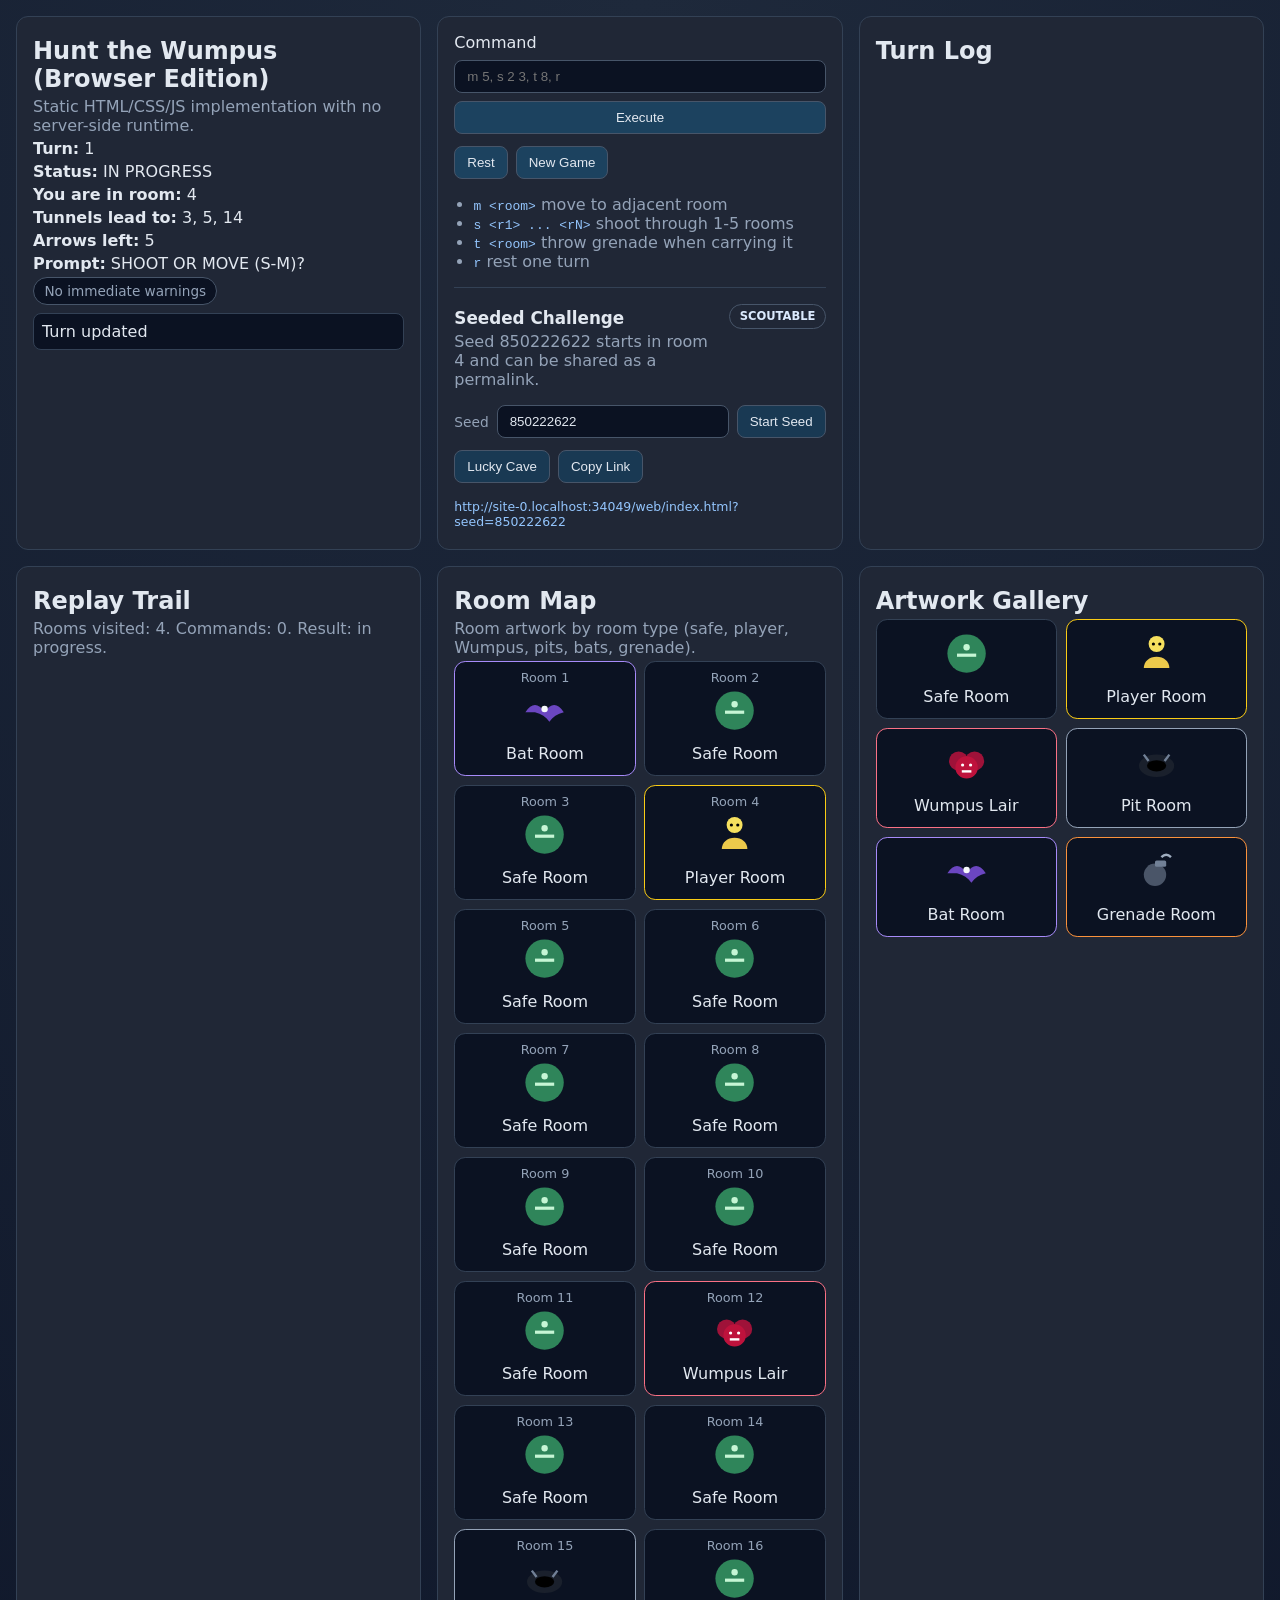
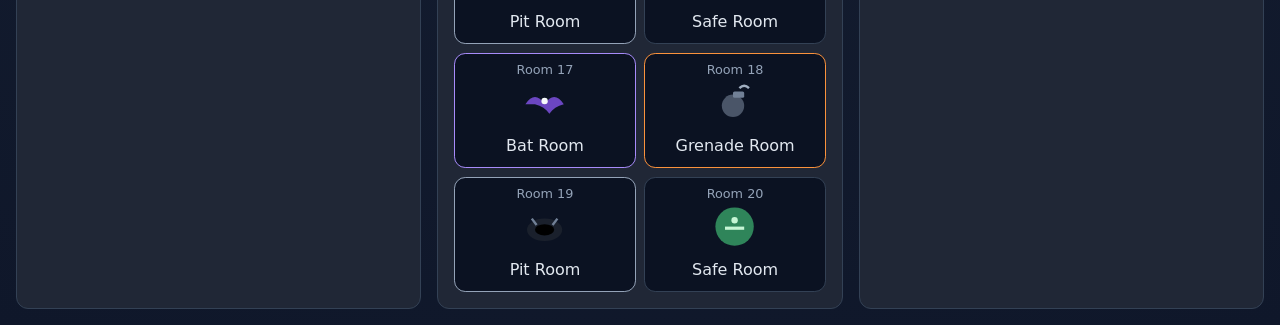
<file: web/index.html>
<!doctype html>
<html lang="en">
  <head>
    <meta charset="utf-8" />
    <meta name="viewport" content="width=device-width, initial-scale=1" />
    <title>Hunt the Wumpus - Browser Edition</title>
    <link rel="stylesheet" href="./styles.css" />
  </head>
  <body>
    <main id="app"></main>
    <script type="module">
      import { WumpusApp } from './app.js';
      const root = document.getElementById('app');
      new WumpusApp(root);
    </script>
  </body>
</html>
</file>
<file: web/styles.css>
:root {
  color-scheme: dark;
  --bg: #0f172a;
  --panel: #111827;
  --muted: #94a3b8;
  --text: #e2e8f0;
  --accent: #38bdf8;
  --danger: #f43f5e;
  --success: #34d399;
}

* {
  box-sizing: border-box;
}

body {
  margin: 0;
  font-family: Inter, system-ui, -apple-system, sans-serif;
  background: radial-gradient(circle at top, #1e293b, var(--bg));
  color: var(--text);
}

main {
  display: grid;
  gap: 1rem;
  grid-template-columns: repeat(auto-fit, minmax(320px, 1fr));
  padding: 1rem;
}

.panel {
  background: color-mix(in oklab, var(--panel) 92%, white 8%);
  border: 1px solid #334155;
  border-radius: 0.75rem;
  padding: 1rem;
}

h1,
h2,
p {
  margin: 0.25rem 0;
}

.subtitle,
.muted {
  color: var(--muted);
}

.command-form {
  display: grid;
  gap: 0.5rem;
  margin-bottom: 0.75rem;
}

.command-form input,
.command-form button,
.quick-buttons button {
  border-radius: 0.5rem;
  border: 1px solid #475569;
  background: #0b1222;
  color: var(--text);
  padding: 0.5rem 0.75rem;
}

.command-form button,
.quick-buttons button {
  cursor: pointer;
  background: color-mix(in oklab, var(--accent) 32%, #0b1222 68%);
}

.quick-buttons {
  display: flex;
  gap: 0.5rem;
}

.help-list {
  color: var(--muted);
  padding-left: 1.2rem;
  margin-bottom: 0;
}

.help-list code {
  color: #93c5fd;
}

.challenge-box {
  border-top: 1px solid #334155;
  display: grid;
  gap: 0.75rem;
  margin-top: 1rem;
  padding-top: 1rem;
}

.challenge-heading {
  align-items: flex-start;
  display: flex;
  gap: 0.75rem;
  justify-content: space-between;
}

.challenge-heading h2 {
  font-size: 1.05rem;
}

.difficulty-chip {
  border: 1px solid #475569;
  border-radius: 999px;
  color: #dbeafe;
  flex: 0 0 auto;
  font-size: 0.72rem;
  font-weight: 800;
  letter-spacing: 0;
  padding: 0.28rem 0.58rem;
  text-transform: uppercase;
}

.difficulty-chip[data-level="tense"] {
  border-color: #facc15;
  color: #fde68a;
}

.difficulty-chip[data-level="brutal"] {
  border-color: #fb7185;
  color: #fecdd3;
}

.challenge-form {
  display: grid;
  gap: 0.5rem;
  grid-template-columns: auto minmax(0, 1fr) auto;
}

.challenge-form label {
  align-self: center;
  color: var(--muted);
  font-size: 0.86rem;
}

.challenge-form input,
.challenge-form button,
.challenge-actions button {
  border-radius: 0.5rem;
  border: 1px solid #475569;
  background: #0b1222;
  color: var(--text);
  padding: 0.5rem 0.75rem;
}

.challenge-form button,
.challenge-actions button {
  cursor: pointer;
  background: color-mix(in oklab, var(--accent) 26%, #0b1222 74%);
}

.challenge-actions {
  display: flex;
  flex-wrap: wrap;
  gap: 0.5rem;
}

.challenge-link {
  color: #93c5fd;
  font-size: 0.78rem;
  overflow-wrap: anywhere;
}

.warnings {
  display: flex;
  flex-wrap: wrap;
  gap: 0.5rem;
}

.warning-chip {
  border: 1px solid #475569;
  border-radius: 999px;
  padding: 0.3rem 0.65rem;
  font-size: 0.85rem;
  background: #0b1222;
}

#log {
  margin: 0;
  padding-left: 1.2rem;
  display: flex;
  flex-direction: column-reverse;
  gap: 0.35rem;
  max-height: 20rem;
  overflow: auto;
}

#replay-log {
  display: grid;
  gap: 0.5rem;
  list-style: none;
  margin: 0.8rem 0 0;
  padding: 0;
}

#replay-log li {
  border-left: 3px solid #38bdf8;
  padding-left: 0.65rem;
}

#replay-log span,
#replay-log small {
  display: block;
}

#replay-log small {
  color: var(--muted);
  font-size: 0.82rem;
  margin-top: 0.15rem;
}

.rooms,
.artwork-gallery {
  display: grid;
  gap: 0.55rem;
  grid-template-columns: repeat(auto-fill, minmax(120px, 1fr));
}

.room-card,
.gallery-card {
  border: 1px solid #334155;
  border-radius: 0.7rem;
  padding: 0.5rem;
  text-align: center;
  background: #0b1222;
}

.room-card header {
  font-size: 0.8rem;
  color: var(--muted);
}

.icon svg {
  width: 3.2rem;
  height: 3.2rem;
}

.event-banner {
  margin-top: 0.5rem;
  border-radius: 0.5rem;
  border: 1px solid #334155;
  background: #0b1222;
  padding: 0.5rem;
  min-height: 2.2rem;
  display: flex;
  align-items: center;
}

.event-move {
  animation: pulse 0.7s ease-in-out;
}

.event-miss {
  animation: shake 0.5s linear;
}

.event-win {
  background: color-mix(in oklab, var(--success) 24%, #0b1222 76%);
  border-color: var(--success);
  animation: pulse 1s ease-out;
}

.event-lose {
  background: color-mix(in oklab, var(--danger) 22%, #0b1222 78%);
  border-color: var(--danger);
  animation: shake 0.5s linear;
}

.event-explosion {
  background: linear-gradient(90deg, #7c2d12, #f97316, #fcd34d);
  color: #111827;
  animation: flash 0.7s ease-out;
}

.event-bats {
  animation: spin 0.6s ease-in-out;
}

@keyframes pulse {
  0% { transform: scale(1); }
  50% { transform: scale(1.03); }
  100% { transform: scale(1); }
}

@keyframes shake {
  20% { transform: translateX(-2px); }
  40% { transform: translateX(2px); }
  60% { transform: translateX(-2px); }
  80% { transform: translateX(2px); }
}

@keyframes flash {
  0% { filter: brightness(1.4); }
  100% { filter: brightness(1); }
}

@keyframes spin {
  0% { transform: rotate(0deg); }
  100% { transform: rotate(360deg); }
}

.type-player {
  border-color: #facc15;
}

.type-wumpus {
  border-color: #fb7185;
}

.type-pit {
  border-color: #94a3b8;
}

.type-bats {
  border-color: #a78bfa;
}

.type-grenade {
  border-color: #fb923c;
}

@media (max-width: 560px) {
  main {
    grid-template-columns: 1fr;
  }

  .challenge-heading,
  .challenge-form {
    display: grid;
    grid-template-columns: 1fr;
  }

  .difficulty-chip {
    justify-self: start;
  }
}
</file>
